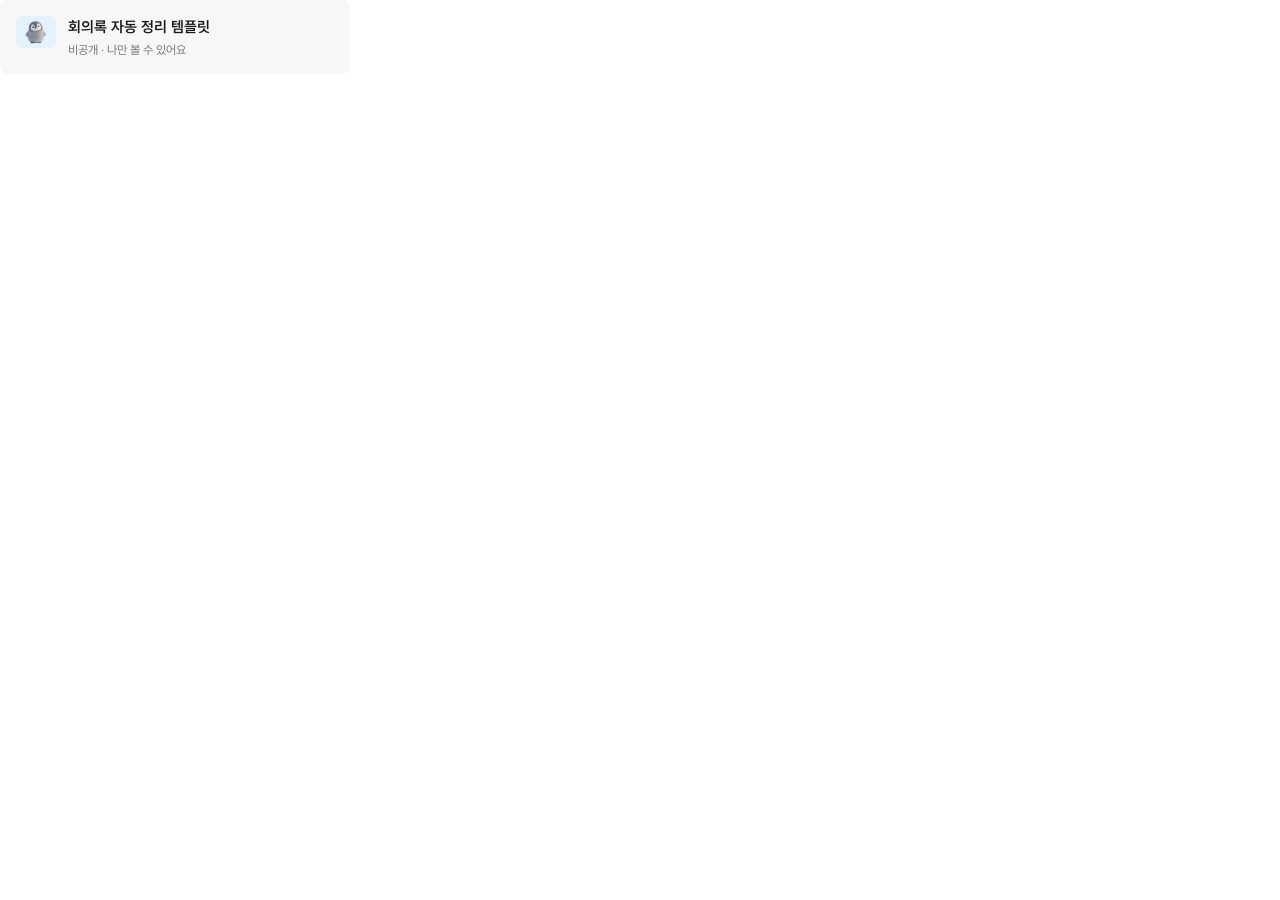
<file: src/parts/asset-card.html>
<!doctype html>
<!--
  src/parts/asset-card.html — 자산 카드 (Figma 197:640 · 197:656 · 197:671 · 197:686 · AssetCard · "실습 소재" 섹션)
  크기: 350×74 (피그마 레이어 값 그대로). 안쪽 여백 16 (space-content) · 간격 12 · 모서리 8 · 아이콘 칸 40×32 모서리 6 (radius-small)
  간격 12는 피그마에서 radius-card에, 모서리 8은 space-inline에 연결돼 있다 (값만 같음). 토큰 이름은 docs/design.md 4장 Scale
  일러스트: src/assets/buddy-front-1.png (private-image) · buddy-front-2.png (review). 피그마 에셋과 같은 파일. 감싸기만 하고 고치지 않는다
  상태: #asset-card의 data-state (피그마 variant 4개)
    private-image  "회의록 자동 정리 템플릿" · "비공개 · 나만 볼 수 있어요"      (197:640, 펭귄 아이콘)
    review         "리서치 비교표 템플릿" · "멤버 공개 · 판매 검수 중"          (197:656, 펭귄 아이콘)
    selling        "업무 자동화 체크리스트" · "멤버 공개 · 판매 중 · ₩9,900"     (197:671, "파일" 아이콘)
    private-file   "주간 보고서 작성 도우미" · "비공개 · 판매 신청 전"          (197:686, "파일" 아이콘)
  펭귄 아이콘 상태는 위쪽 정렬, "파일" 아이콘 상태는 가운데 정렬 (피그마 그대로)
  확인용: ?state=<값> 으로 열면 그 상태로 보인다
  비교 캡처: src/parts/_check/asset-card.png
-->
<html lang="ko">
<head>
<meta charset="utf-8">
<title>asset-card</title>
<style>
  @font-face { font-family: "Pretendard"; font-weight: 400; src: url("../assets/fonts/Pretendard-Regular.otf") format("opentype"); }
  @font-face { font-family: "Pretendard"; font-weight: 600; src: url("../assets/fonts/Pretendard-SemiBold.otf") format("opentype"); }
  /* 토큰 (docs/design.md 1장) */
  :root {
    --color-bg: #ffffff;
    --color-surface: #f7f7f8;
    --color-text: #18191b;
    --color-text-muted: #75777c;
    --color-primary: #3759de;
    --color-character-bg: #e3f2fd;
  }
  html, body { margin: 0; background: transparent; }
  #asset-card {
    box-sizing: border-box;
    width: 350px;
    padding: 16px;
    display: flex;
    align-items: flex-start;
    gap: 12px;
    overflow: hidden;
    border-radius: 8px;
    background: var(--color-surface);
    font-family: "Pretendard", sans-serif;
  }
  #asset-card[data-state="selling"],
  #asset-card[data-state="private-file"] { align-items: center; }
  #asset-card p { margin: 0; }
  /* 아이콘 칸 */
  #asset-card .icon {
    box-sizing: border-box;
    flex: none;
    width: 40px;
    overflow: hidden;
    border-radius: 6px;
  }
  #asset-card .icon-image { height: 32px; background: var(--color-character-bg); }
  #asset-card .icon-image img { display: block; width: 40px; height: 32px; object-fit: contain; }
  #asset-card .icon-file { padding: 8px; background: var(--color-bg); }
  /* Text/eyebrow */
  #asset-card .icon-file p { width: 24px; font-weight: 600; font-size: 11px; line-height: 16px; color: var(--color-primary); }
  #asset-card .copy { width: 266px; display: flex; flex-direction: column; gap: 4px; overflow: hidden; }
  /* Text/list-title */
  #asset-card .title { font-weight: 600; font-size: 15px; line-height: 22px; color: var(--color-text); }
  /* Text/caption */
  #asset-card .meta { font-weight: 400; font-size: 12px; line-height: 16px; color: var(--color-text-muted); }
  /* 상태별로 하나만 보인다 */
  #asset-card [data-for] { display: none; }
  #asset-card[data-state="private-image"] [data-for~="private-image"],
  #asset-card[data-state="review"] [data-for~="review"],
  #asset-card[data-state="selling"] [data-for~="selling"],
  #asset-card[data-state="private-file"] [data-for~="private-file"] { display: block; }
  #asset-card .copy[data-for] { display: none; }
  #asset-card[data-state="private-image"] .copy[data-for~="private-image"],
  #asset-card[data-state="review"] .copy[data-for~="review"],
  #asset-card[data-state="selling"] .copy[data-for~="selling"],
  #asset-card[data-state="private-file"] .copy[data-for~="private-file"] { display: flex; }
</style>
</head>
<body>
  <div id="asset-card" data-state="private-image">
    <div class="icon icon-image" data-for="private-image"><img src="../assets/buddy-front-1.png" alt=""></div>
    <div class="icon icon-image" data-for="review"><img src="../assets/buddy-front-2.png" alt=""></div>
    <div class="icon icon-file" data-for="selling private-file"><p>파일</p></div>
    <div class="copy" data-for="private-image">
      <p class="title">회의록 자동 정리 템플릿</p>
      <p class="meta">비공개 · 나만 볼 수 있어요</p>
    </div>
    <div class="copy" data-for="review">
      <p class="title">리서치 비교표 템플릿</p>
      <p class="meta">멤버 공개 · 판매 검수 중</p>
    </div>
    <div class="copy" data-for="selling">
      <p class="title">업무 자동화 체크리스트</p>
      <p class="meta">멤버 공개 · 판매 중 · ₩9,900</p>
    </div>
    <div class="copy" data-for="private-file">
      <p class="title">주간 보고서 작성 도우미</p>
      <p class="meta">비공개 · 판매 신청 전</p>
    </div>
  </div>
  <script>
    const s = new URLSearchParams(location.search).get("state");
    if (s) document.getElementById("asset-card").dataset.state = s;
  </script>
</body>
</html>
</file>
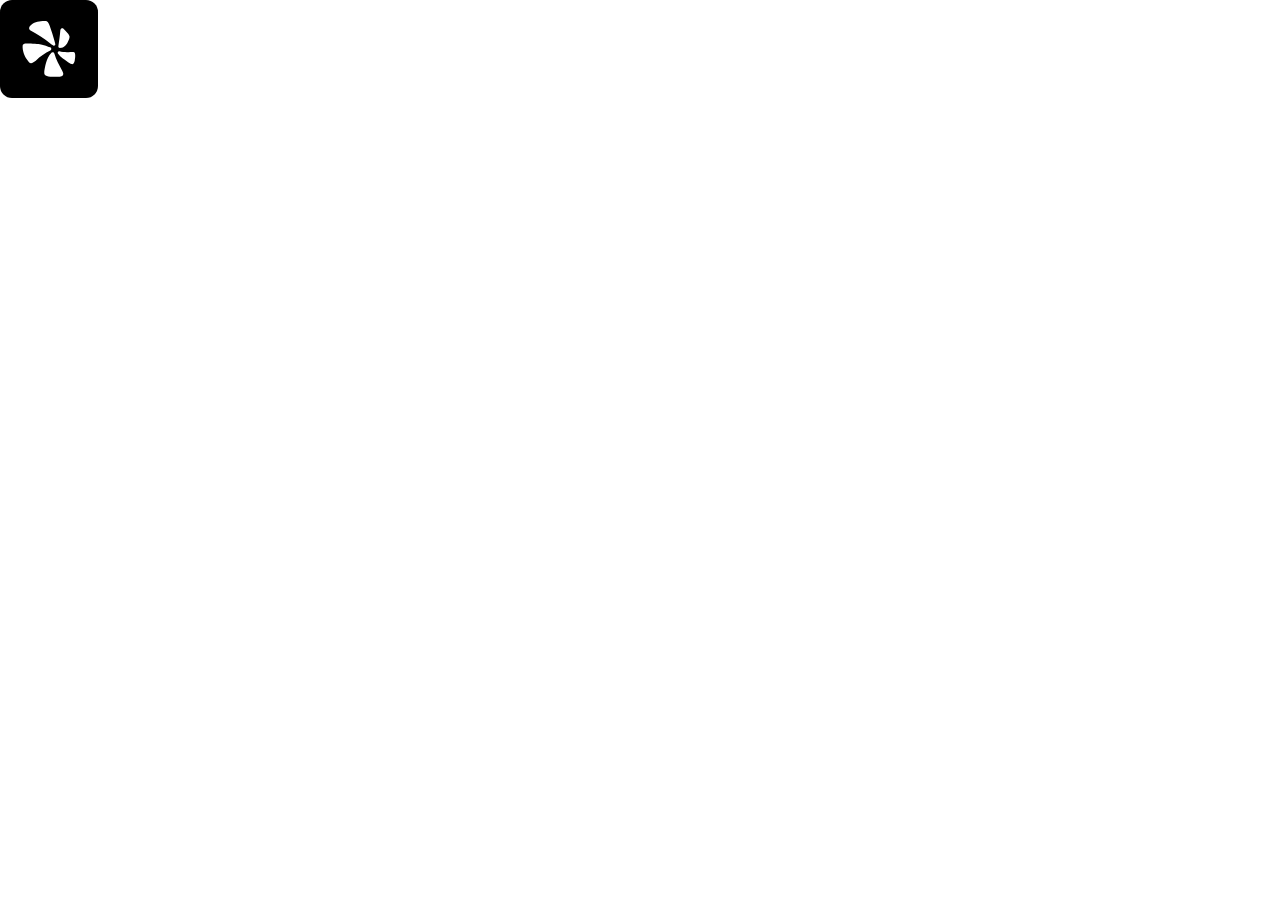
<file: src/parts/brand-icon.html>
<!doctype html>
<!--
  src/parts/brand-icon.html — 앱 아이콘 (Figma 255:2700)
  크기: 98×98 (피그마 레이어 값 그대로). 안쪽 여백 16 (space-content) · 모서리 12 (radius-card) · 안에 흰 심볼 66×66. 토큰 이름은 docs/design.md 4장 Scale
  원본: src/assets/logo-symbol-white.svg (logo의 symbol-white와 같은 파일). 감싸기만 하고 고치지 않는다
  상태: 없음 (피그마에 variant 없음)
-->
<html lang="ko">
<head>
<meta charset="utf-8">
<title>brand-icon</title>
<style>
  /* 토큰 (docs/design.md 1장) */
  :root {
    --color-illustration-000000: #000000;
  }
  html, body { margin: 0; background: transparent; }
  #brand-icon {
    box-sizing: border-box;
    width: 98px;
    padding: 16px;
    display: flex;
    align-items: center;
    border-radius: 12px;
    background: var(--color-illustration-000000);
  }
  #brand-icon img { display: block; flex: none; width: 66px; height: 66px; }
</style>
</head>
<body>
  <div id="brand-icon">
    <img src="../assets/logo-symbol-white.svg" width="100" height="100" alt="Huddling Club">
  </div>
</body>
</html>
</file>
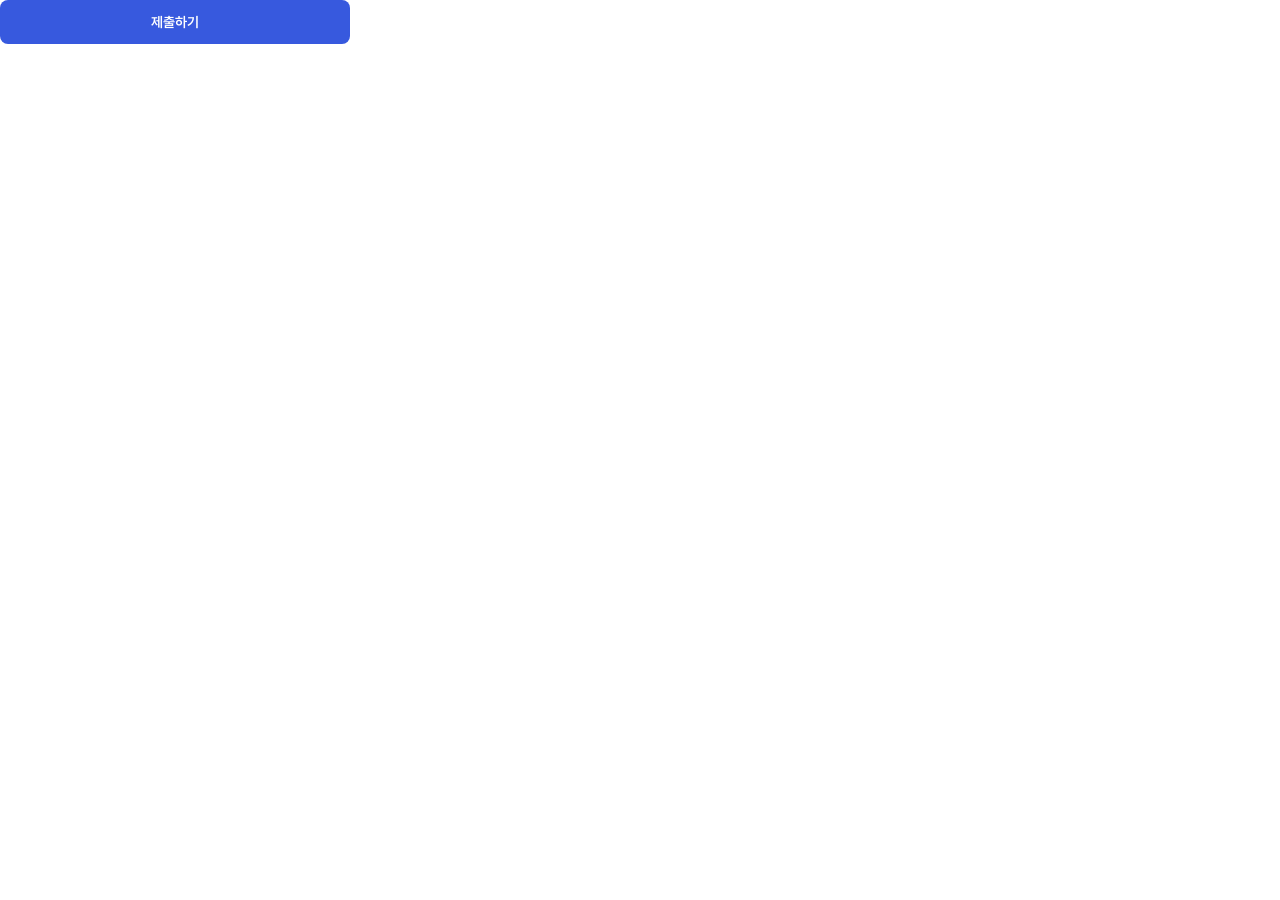
<file: src/parts/button-submit.html>
<!doctype html>
<!--
  src/parts/button-submit.html — 제출 버튼 (Figma 195:634 · Button · 허들링 B안 공통 컴포넌트)
  크기: 350×44 (피그마 레이어 값 그대로). 안쪽 여백 12 (space-small) · 간격 8 (space-inline) · 모서리 8 (radius-button). 토큰 이름은 docs/design.md 4장 Scale
  상태: #button-submit의 data-state로 문구만 바뀐다. 피그마는 인스턴스마다 글자를 바꿔 씀
    submit       "제출하기"              (부품 원본 195:634)
    view-assets  "내 자산에서 보기"       (04-approved 191:1275)
    add-asset    "＋ 새 자산 등록"        (05-assets 191:1288, 전각 ＋ 그대로)
    apply-case   "적용 사례 정리하기 →"   (mission-card 안 195:638, 폭 318)
  확인용: ?state=<값> 으로 열면 그 상태로 보인다
  눌림 모션은 src/patterns/button-press.html 주석대로 장면에서 만든다
-->
<html lang="ko">
<head>
<meta charset="utf-8">
<title>button-submit</title>
<style>
  @font-face { font-family: "Pretendard"; font-weight: 600; src: url("../assets/fonts/Pretendard-SemiBold.otf") format("opentype"); }
  /* 토큰 (docs/design.md 1장) */
  :root {
    --color-primary: #3759de;
    --color-on-primary: #ffffff;
  }
  html, body { margin: 0; background: transparent; }
  #button-submit {
    box-sizing: border-box;
    width: 350px;
    padding: 12px;
    display: flex;
    align-items: center;
    justify-content: center;
    gap: 8px;
    overflow: hidden;
    border-radius: 8px;
    background: var(--color-primary);
  }
  #button-submit[data-state="apply-case"] { width: 318px; }
  /* Text/label */
  #button-submit .label {
    flex: 1 0 0;
    min-width: 1px;
    margin: 0;
    font-family: "Pretendard", sans-serif;
    font-weight: 600;
    font-size: 14px;
    line-height: 20px;
    color: var(--color-on-primary);
    text-align: center;
  }
  #button-submit .label > span { display: none; }
  #button-submit[data-state="submit"] [data-for="submit"],
  #button-submit[data-state="view-assets"] [data-for="view-assets"],
  #button-submit[data-state="add-asset"] [data-for="add-asset"],
  #button-submit[data-state="apply-case"] [data-for="apply-case"] { display: inline; }
</style>
</head>
<body>
  <div id="button-submit" data-state="submit">
    <p class="label"><span data-for="submit">제출하기</span><span data-for="view-assets">내 자산에서 보기</span><span data-for="add-asset">＋ 새 자산 등록</span><span data-for="apply-case">적용 사례 정리하기 →</span></p>
  </div>
  <script>
    const state = new URLSearchParams(location.search).get("state");
    if (state) document.getElementById("button-submit").dataset.state = state;
  </script>
</body>
</html>
</file>
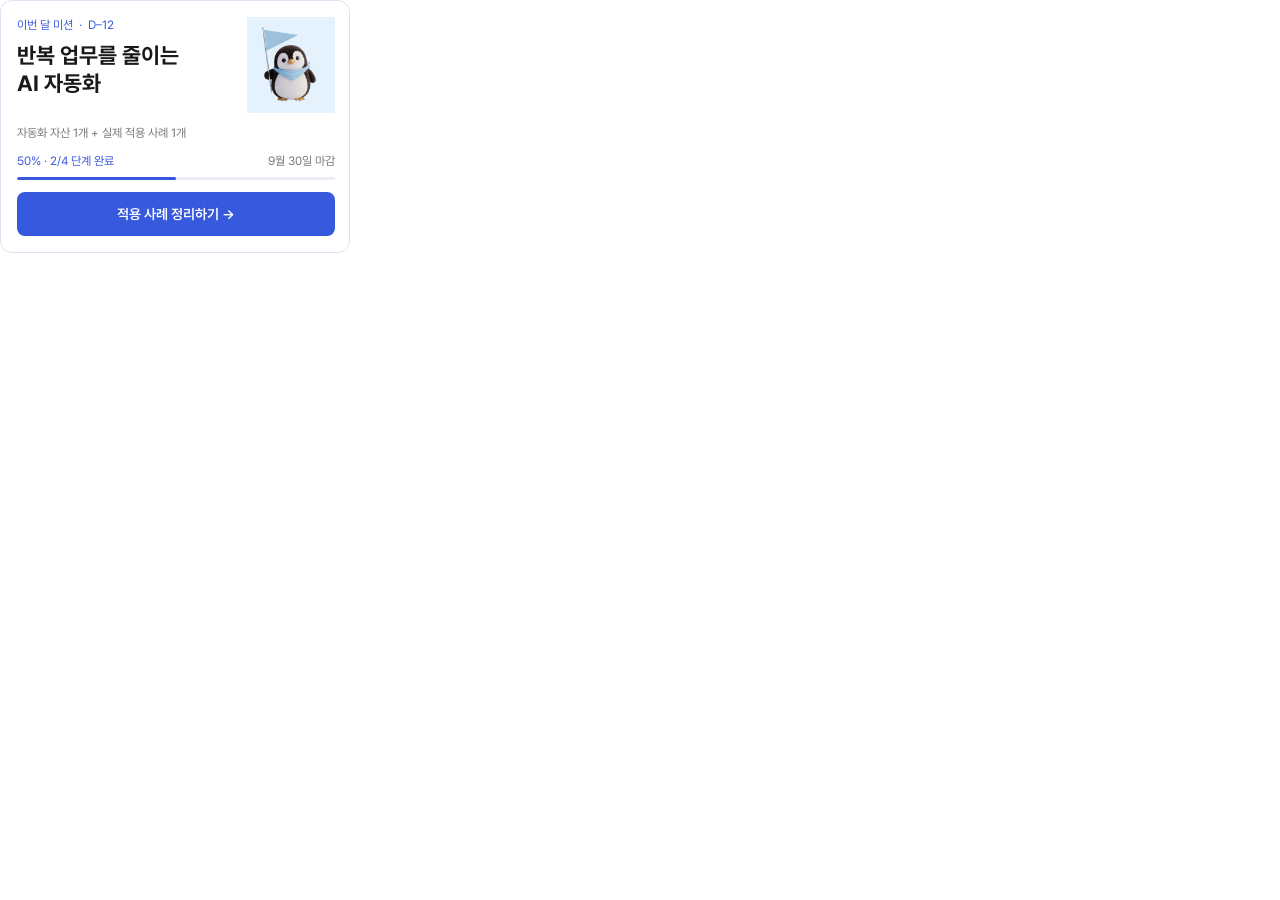
<file: src/parts/mission-card.html>
<!doctype html>
<!--
  src/parts/mission-card.html — 이번 달 미션 카드 (Figma 195:642 · MissionCard · 허들링 B안 공통 컴포넌트)
  크기: 350×253 (피그마 레이어 값 그대로). 안쪽 여백 16 (space-content) · 간격 12 (space-small) · 안쪽 묶음 간격 8 (space-inline) · 모서리 12 (radius-card) · 테두리 1px. 토큰 이름은 docs/design.md 4장 Scale
  일러스트: src/assets/perdi-flag.png (Character / perdi-flag, 깃발 든 펭귄). 감싸기만 하고 고치지 않는다
  상태: 없음 (피그마에 variant 없음)
  진행 바: 피그마는 벡터 2개(트랙 318×3 + 채움 159×3)인데, 차오르는 모션을 위해 div 2개로 옮겼다. 색 · 크기는 같다
    #mission-card-progress-fill 의 --progress (0–1)만 바꾼다. 기본 0.5 = 피그마 값
    진행 글자 #mission-card-progress-text 는 같은 emphasis로 함께 오른다 (docs/motion.md 2장)
  버튼: button-submit의 apply-case 상태와 같은 모양 (src/parts/button-submit.html)
-->
<html lang="ko">
<head>
<meta charset="utf-8">
<title>mission-card</title>
<style>
  @font-face { font-family: "Pretendard"; font-weight: 400; src: url("../assets/fonts/Pretendard-Regular.otf") format("opentype"); }
  @font-face { font-family: "Pretendard"; font-weight: 600; src: url("../assets/fonts/Pretendard-SemiBold.otf") format("opentype"); }
  @font-face { font-family: "Pretendard"; font-weight: 700; src: url("../assets/fonts/Pretendard-Bold.otf") format("opentype"); }
  /* 토큰 (docs/design.md 1장) */
  :root {
    --color-bg: #ffffff;
    --color-text: #18191b;
    --color-text-muted: #75777c;
    --color-primary: #3759de;
    --color-on-primary: #ffffff;
    --color-character-bg: #e3f2fd;
    --color-illustration-dce2f2: #dce2f2;
    --color-illustration-ebeef5: #ebeef5;
  }
  html, body { margin: 0; background: transparent; }
  #mission-card {
    box-sizing: border-box;
    width: 350px;
    padding: 16px;
    display: flex;
    flex-direction: column;
    gap: 12px;
    overflow: hidden;
    border: 1px solid var(--color-illustration-dce2f2);
    border-radius: 12px;
    background: var(--color-bg);
    font-family: "Pretendard", sans-serif;
  }
  #mission-card p { margin: 0; }
  #mission-card .cover { width: 318px; display: flex; align-items: flex-start; gap: 12px; overflow: hidden; }
  #mission-card .copy { width: 218px; display: flex; flex-direction: column; gap: 8px; overflow: hidden; }
  /* Text/caption */
  #mission-card .caption { font-weight: 400; font-size: 12px; line-height: 16px; white-space: pre-wrap; }
  #mission-card .eyebrow { color: var(--color-primary); }
  /* Text/compact-title */
  #mission-card .title { font-weight: 700; font-size: 22px; line-height: 28px; color: var(--color-text); }
  #mission-card .character {
    flex: none;
    width: 88px;
    height: 96px;
    overflow: hidden;
    background: var(--color-character-bg);
  }
  #mission-card .character img { display: block; width: 88px; height: 96px; object-fit: contain; }
  #mission-card .deliverables { width: 318px; color: var(--color-text-muted); }
  #mission-card .progress { width: 318px; display: flex; flex-direction: column; gap: 8px; }
  #mission-card .progress-labels { display: flex; }
  #mission-card #mission-card-progress-text { width: 190px; color: var(--color-primary); }
  #mission-card .due { width: 128px; color: var(--color-text-muted); text-align: right; }
  #mission-card .track {
    position: relative;
    width: 318px;
    height: 3px;
    overflow: hidden;
    border-radius: 1.5px;
    background: var(--color-illustration-ebeef5);
  }
  #mission-card-progress-fill {
    --progress: 0.5;
    position: absolute;
    left: 0;
    top: 0;
    width: calc(318px * var(--progress));
    height: 3px;
    border-radius: 1.5px;
    background: var(--color-primary);
  }
  #mission-card .button {
    box-sizing: border-box;
    width: 318px;
    padding: 12px;
    display: flex;
    align-items: center;
    justify-content: center;
    overflow: hidden;
    border-radius: 8px;
    background: var(--color-primary);
  }
  /* Text/label */
  #mission-card .button p {
    flex: 1 0 0;
    font-weight: 600;
    font-size: 14px;
    line-height: 20px;
    color: var(--color-on-primary);
    text-align: center;
  }
</style>
</head>
<body>
  <div id="mission-card">
    <div class="cover">
      <div class="copy">
        <p class="caption eyebrow">이번 달 미션  ·  D–12</p>
        <p class="title">반복 업무를 줄이는<br>AI 자동화</p>
      </div>
      <div class="character"><img src="../assets/perdi-flag.png" alt=""></div>
    </div>
    <p class="caption deliverables">자동화 자산 1개 + 실제 적용 사례 1개</p>
    <div class="progress">
      <div class="progress-labels">
        <p id="mission-card-progress-text" class="caption">50% · 2/4 단계 완료</p>
        <p class="caption due">9월 30일 마감</p>
      </div>
      <div class="track"><div id="mission-card-progress-fill"></div></div>
    </div>
    <div id="mission-card-button" class="button"><p>적용 사례 정리하기 →</p></div>
  </div>
</body>
</html>
</file>
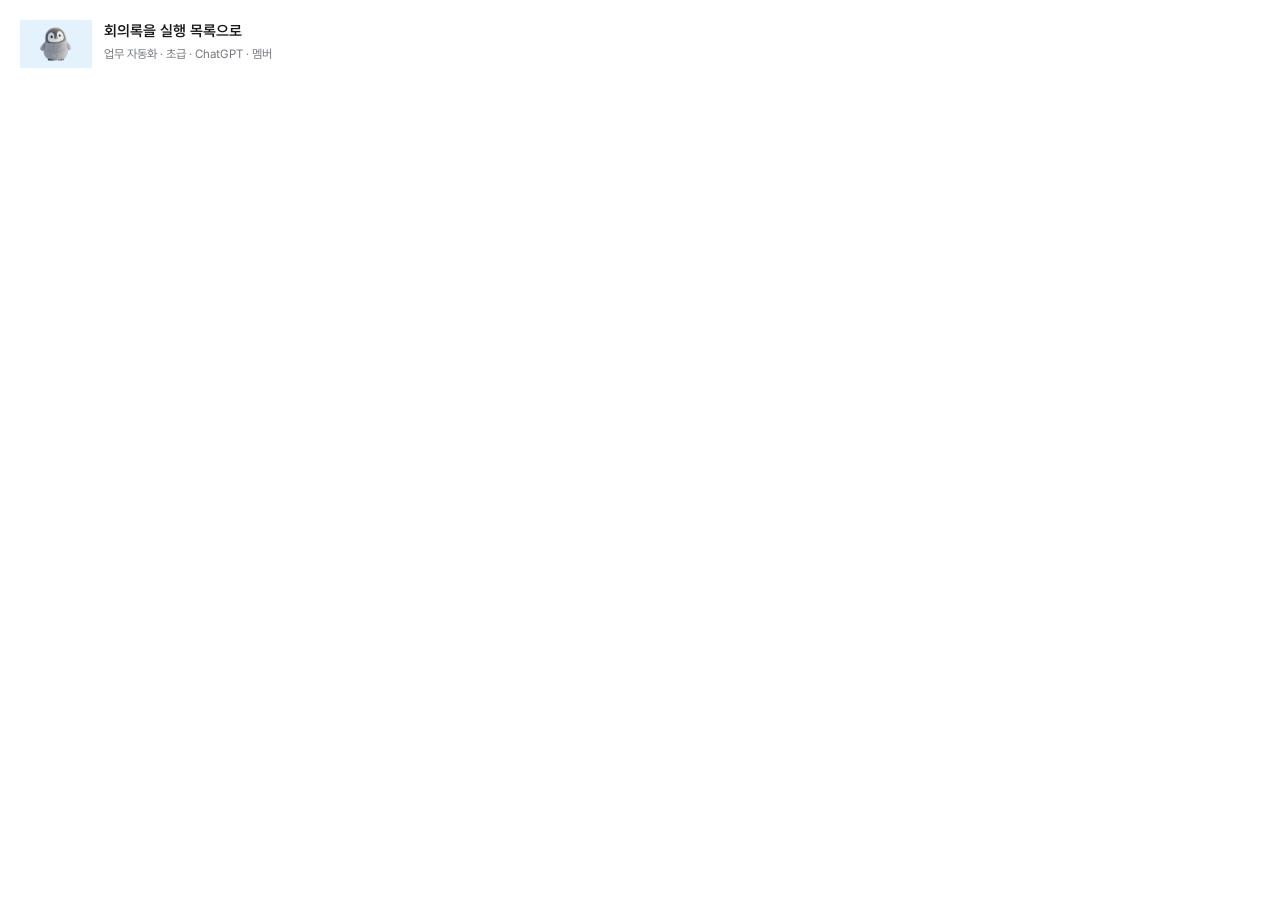
<file: src/parts/skill-card-1.html>
<!doctype html>
<!--
  src/parts/skill-card-1.html — 스킬 카드 1 (Figma 195:631 · SkillCard · 허들링 B안 공통 컴포넌트)
  크기: 350×88 (피그마 레이어 값 그대로). 안쪽 여백 20 (space-page) · 간격 12 · 모서리 12 (radius-card)
  글자 칸 266은 피그마 그대로 (여백 20이 생겨 내용 영역 310보다 40 넘침, 피그마도 잘림 · 지금 문구는 짧아 안 보임)
  일러스트: src/assets/buddy-front-1.png (Character / buddy-front, 회색 아기 펭귄). 감싸기만 하고 고치지 않는다
  상태: 없음 (피그마에 variant 없음)
-->
<html lang="ko">
<head>
<meta charset="utf-8">
<title>skill-card-1</title>
<style>
  @font-face { font-family: "Pretendard"; font-weight: 400; src: url("../assets/fonts/Pretendard-Regular.otf") format("opentype"); }
  @font-face { font-family: "Pretendard"; font-weight: 600; src: url("../assets/fonts/Pretendard-SemiBold.otf") format("opentype"); }
  /* 토큰 (docs/design.md 1장) */
  :root {
    --color-bg: #ffffff;
    --color-text: #18191b;
    --color-text-muted: #75777c;
    --color-character-bg: #e3f2fd;
  }
  html, body { margin: 0; background: transparent; }
  .skill-card {
    box-sizing: border-box;
    width: 350px;
    padding: 20px;
    display: flex;
    align-items: flex-start;
    gap: 12px;
    overflow: hidden;
    border-radius: 12px;
    background: var(--color-bg);
    font-family: "Pretendard", sans-serif;
  }
  .skill-card .character {
    flex: none;
    width: 72px;
    height: 48px;
    overflow: hidden;
    background: var(--color-character-bg);
  }
  .skill-card .character img { display: block; width: 72px; height: 48px; object-fit: contain; }
  .skill-card .copy { flex: none; width: 266px; display: flex; flex-direction: column; gap: 4px; overflow: hidden; }
  .skill-card p { margin: 0; }
  /* Text/list-title */
  .skill-card .title { font-weight: 600; font-size: 15px; line-height: 22px; color: var(--color-text); }
  /* Text/caption */
  .skill-card .meta { font-weight: 400; font-size: 12px; line-height: 16px; color: var(--color-text-muted); }
</style>
</head>
<body>
  <div id="skill-card-1" class="skill-card">
    <div class="character"><img src="../assets/buddy-front-1.png" alt=""></div>
    <div class="copy">
      <p class="title">회의록을 실행 목록으로</p>
      <p class="meta">업무 자동화 · 초급 · ChatGPT · 멤버</p>
    </div>
  </div>
</body>
</html>
</file>
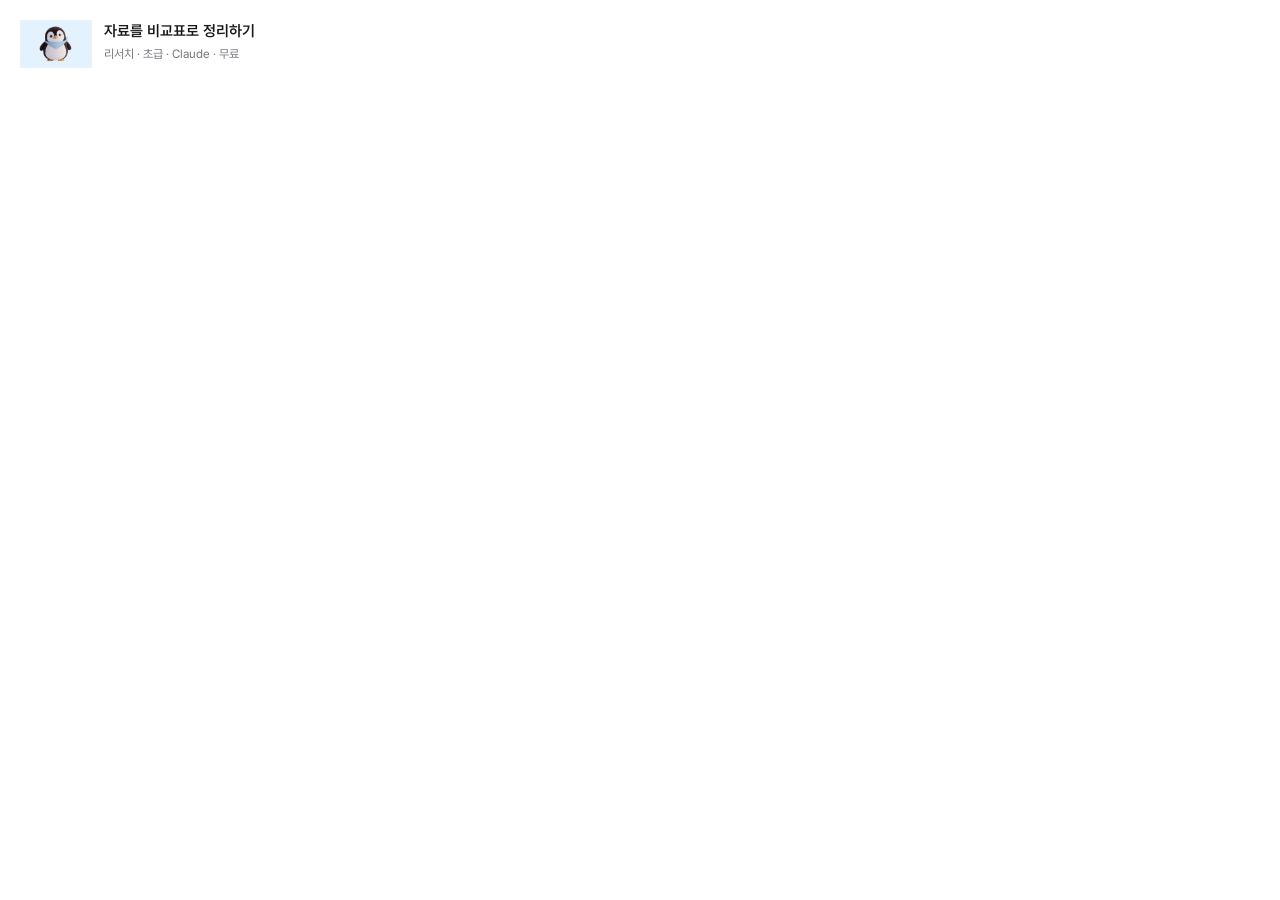
<file: src/parts/skill-card-2.html>
<!doctype html>
<!--
  src/parts/skill-card-2.html — 스킬 카드 2 (Figma 195:632 · SkillCard · 허들링 B안 공통 컴포넌트)
  크기: 350×88 (피그마 레이어 값 그대로). 안쪽 여백 20 (space-page) · 간격 12 · 모서리 12 (radius-card)
  글자 칸 266은 피그마 그대로 (여백 20이 생겨 내용 영역 310보다 40 넘침, 피그마도 잘림 · 지금 문구는 짧아 안 보임)
  일러스트: src/assets/buddy-front-2.png (Character / buddy-front, 스카프 펭귄). 감싸기만 하고 고치지 않는다
  상태: 없음 (피그마에 variant 없음)
-->
<html lang="ko">
<head>
<meta charset="utf-8">
<title>skill-card-2</title>
<style>
  @font-face { font-family: "Pretendard"; font-weight: 400; src: url("../assets/fonts/Pretendard-Regular.otf") format("opentype"); }
  @font-face { font-family: "Pretendard"; font-weight: 600; src: url("../assets/fonts/Pretendard-SemiBold.otf") format("opentype"); }
  /* 토큰 (docs/design.md 1장) */
  :root {
    --color-bg: #ffffff;
    --color-text: #18191b;
    --color-text-muted: #75777c;
    --color-character-bg: #e3f2fd;
  }
  html, body { margin: 0; background: transparent; }
  .skill-card {
    box-sizing: border-box;
    width: 350px;
    padding: 20px;
    display: flex;
    align-items: flex-start;
    gap: 12px;
    overflow: hidden;
    border-radius: 12px;
    background: var(--color-bg);
    font-family: "Pretendard", sans-serif;
  }
  .skill-card .character {
    flex: none;
    width: 72px;
    height: 48px;
    overflow: hidden;
    background: var(--color-character-bg);
  }
  .skill-card .character img { display: block; width: 72px; height: 48px; object-fit: contain; }
  .skill-card .copy { flex: none; width: 266px; display: flex; flex-direction: column; gap: 4px; overflow: hidden; }
  .skill-card p { margin: 0; }
  /* Text/list-title */
  .skill-card .title { font-weight: 600; font-size: 15px; line-height: 22px; color: var(--color-text); }
  /* Text/caption */
  .skill-card .meta { font-weight: 400; font-size: 12px; line-height: 16px; color: var(--color-text-muted); }
</style>
</head>
<body>
  <div id="skill-card-2" class="skill-card">
    <div class="character"><img src="../assets/buddy-front-2.png" alt=""></div>
    <div class="copy">
      <p class="title">자료를 비교표로 정리하기</p>
      <p class="meta">리서치 · 초급 · Claude · 무료</p>
    </div>
  </div>
</body>
</html>
</file>
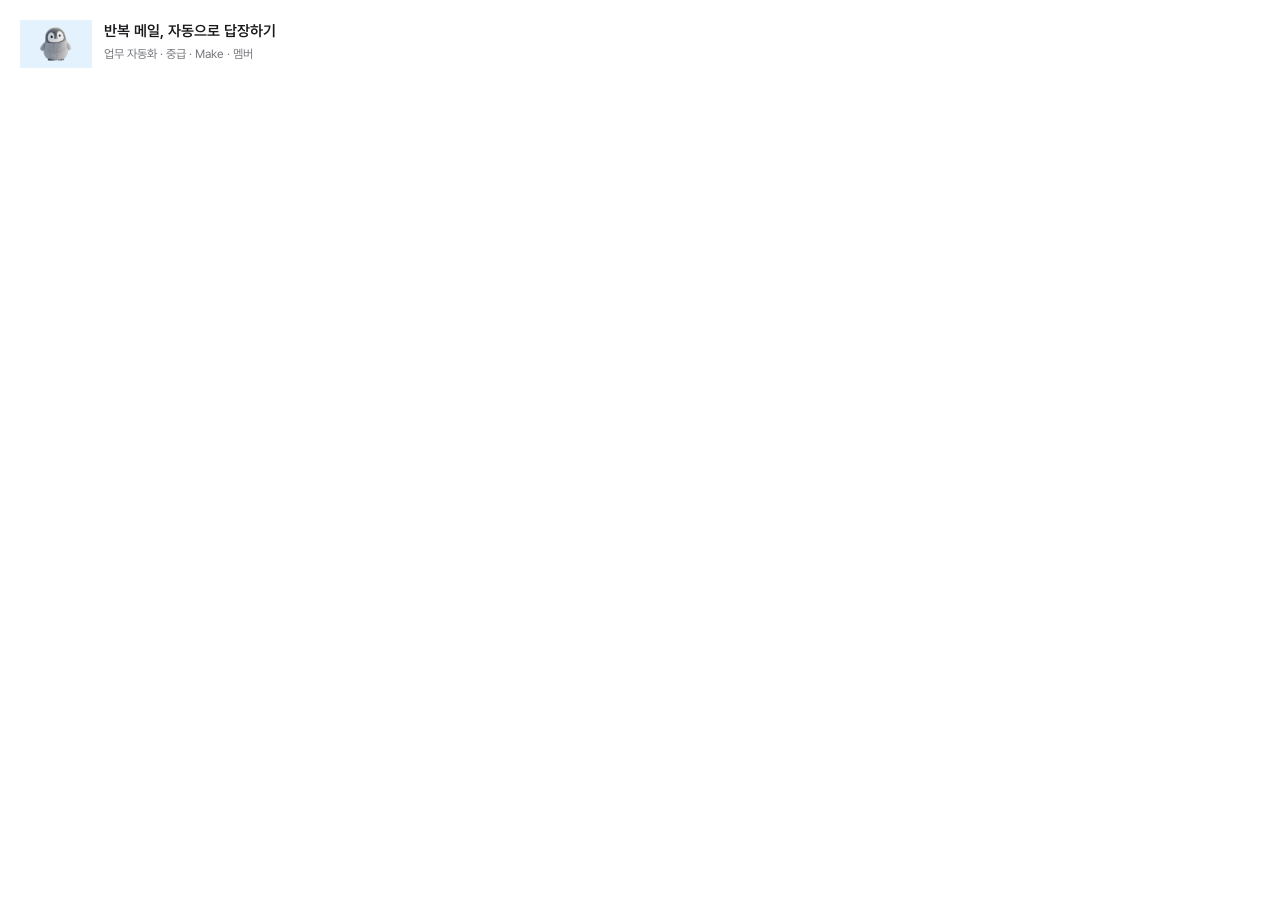
<file: src/parts/skill-card-3.html>
<!doctype html>
<!--
  src/parts/skill-card-3.html — 스킬 카드 3 (Figma 195:633 · SkillCard · 허들링 B안 공통 컴포넌트)
  크기: 350×88 (피그마 레이어 값 그대로). 안쪽 여백 20 (space-page) · 간격 12 · 모서리 12 (radius-card)
  글자 칸 266은 피그마 그대로 (여백 20이 생겨 내용 영역 310보다 40 넘침, 피그마도 잘림 · 지금 문구는 짧아 안 보임)
  일러스트: src/assets/buddy-front-1.png (Character / buddy-front, 회색 아기 펭귄, skill-card-1과 같은 파일). 감싸기만 하고 고치지 않는다
  상태: 없음 (피그마에 variant 없음)
-->
<html lang="ko">
<head>
<meta charset="utf-8">
<title>skill-card-3</title>
<style>
  @font-face { font-family: "Pretendard"; font-weight: 400; src: url("../assets/fonts/Pretendard-Regular.otf") format("opentype"); }
  @font-face { font-family: "Pretendard"; font-weight: 600; src: url("../assets/fonts/Pretendard-SemiBold.otf") format("opentype"); }
  /* 토큰 (docs/design.md 1장) */
  :root {
    --color-bg: #ffffff;
    --color-text: #18191b;
    --color-text-muted: #75777c;
    --color-character-bg: #e3f2fd;
  }
  html, body { margin: 0; background: transparent; }
  .skill-card {
    box-sizing: border-box;
    width: 350px;
    padding: 20px;
    display: flex;
    align-items: flex-start;
    gap: 12px;
    overflow: hidden;
    border-radius: 12px;
    background: var(--color-bg);
    font-family: "Pretendard", sans-serif;
  }
  .skill-card .character {
    flex: none;
    width: 72px;
    height: 48px;
    overflow: hidden;
    background: var(--color-character-bg);
  }
  .skill-card .character img { display: block; width: 72px; height: 48px; object-fit: contain; }
  .skill-card .copy { flex: none; width: 266px; display: flex; flex-direction: column; gap: 4px; overflow: hidden; }
  .skill-card p { margin: 0; }
  /* Text/list-title */
  .skill-card .title { font-weight: 600; font-size: 15px; line-height: 22px; color: var(--color-text); }
  /* Text/caption */
  .skill-card .meta { font-weight: 400; font-size: 12px; line-height: 16px; color: var(--color-text-muted); }
</style>
</head>
<body>
  <div id="skill-card-3" class="skill-card">
    <div class="character"><img src="../assets/buddy-front-1.png" alt=""></div>
    <div class="copy">
      <p class="title">반복 메일, 자동으로 답장하기</p>
      <p class="meta">업무 자동화 · 중급 · Make · 멤버</p>
    </div>
  </div>
</body>
</html>
</file>
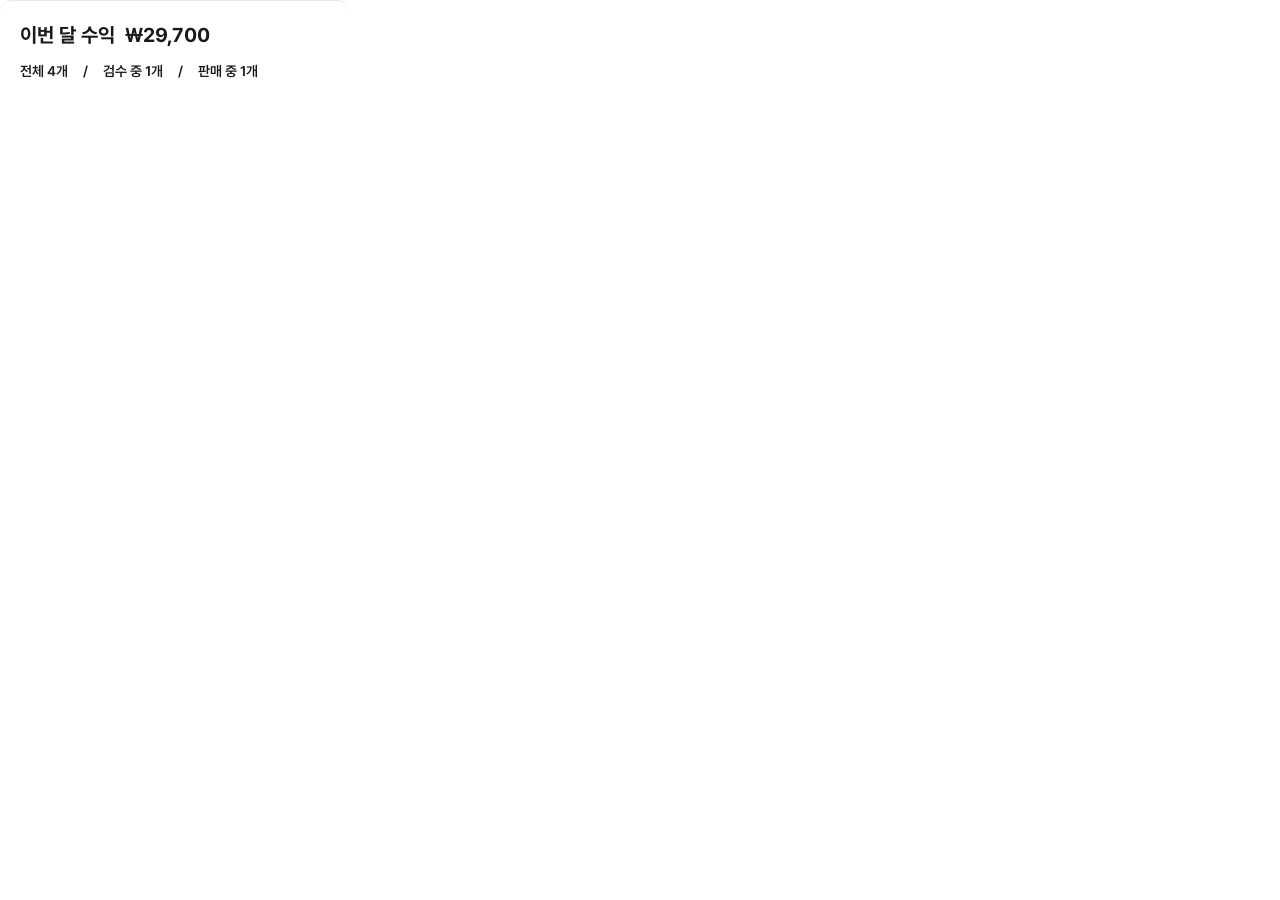
<file: src/parts/stat-card.html>
<!doctype html>
<!--
  src/parts/stat-card.html — 이번 달 수익 카드 (Figma 195:636 · StatCard · 허들링 B안 공통 컴포넌트)
  크기: 350×101 (피그마 레이어 값 그대로). 안쪽 여백 20 (space-page) · 간격 12 · 모서리 12 (radius-card) · 위쪽 선 1px
  글자 폭: 피그마는 350이지만 내용 영역 310(350 − 여백 20×2)에 맞춤 (요청 2026-10-25)
  상태: 없음 (피그마에 variant 없음)
  숫자: #stat-card-amount span의 textContent만 바꾼다. ₩는 span 밖 (src/patterns/count-up.html)
    data-final = 최종값. tabular-nums 등 카운트업용 설정은 장면에서 더한다 (부품은 피그마 그대로)
-->
<html lang="ko">
<head>
<meta charset="utf-8">
<title>stat-card</title>
<style>
  @font-face { font-family: "Pretendard"; font-weight: 600; src: url("../assets/fonts/Pretendard-SemiBold.otf") format("opentype"); }
  @font-face { font-family: "Pretendard"; font-weight: 700; src: url("../assets/fonts/Pretendard-Bold.otf") format("opentype"); }
  /* 토큰 (docs/design.md 1장) */
  :root {
    --color-bg: #ffffff;
    --color-text: #18191b;
    --color-border: #e9eaed;
  }
  html, body { margin: 0; background: transparent; }
  #stat-card {
    box-sizing: border-box;
    width: 350px;
    padding: 20px;
    display: flex;
    flex-direction: column;
    gap: 12px;
    overflow: hidden;
    border-top: 1px solid var(--color-border);
    border-radius: 12px;
    background: var(--color-bg);
    color: var(--color-text);
    font-family: "Pretendard", sans-serif;
    white-space: pre-wrap;
  }
  #stat-card p { width: 310px; margin: 0; }
  /* Text/section */
  #stat-card .heading { font-weight: 700; font-size: 20px; line-height: 28px; }
  /* Text/label */
  #stat-card .counts { font-weight: 600; font-size: 14px; line-height: 20px; }
</style>
</head>
<body>
  <div id="stat-card">
    <p class="heading">이번 달 수익  ₩<span id="stat-card-amount" data-final="29,700">29,700</span></p>
    <p class="counts">전체 4개     /     검수 중 1개     /     판매 중 1개</p>
  </div>
</body>
</html>
</file>
